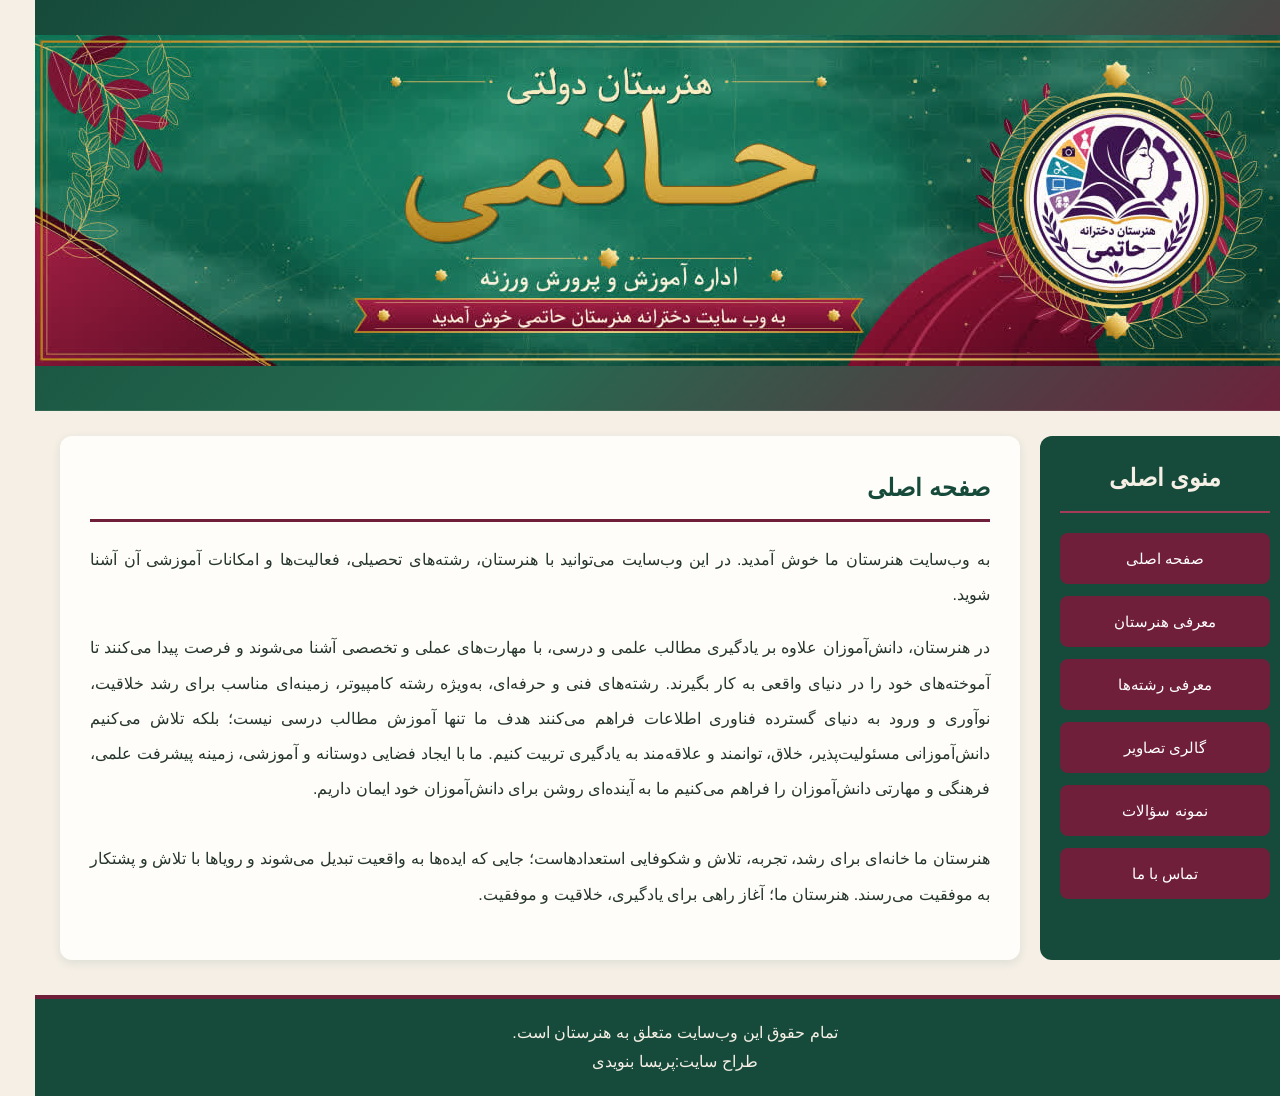
<file: index.html>
<!DOCTYPE html>
<html lang="fa" dir="rtl">
<head>
    <meta charset="UTF-8">
    <meta name="viewport" content="width=device-width, initial-scale=1.0">
    <title>وب‌سایت هنرستان</title>
    <link rel="stylesheet" href="style6(2).css">
</head>

<body>

    <!-- HEADER -->
    <header class="header">
        <div class="header-overlay">
			         <img src="photo_30985190705_x.jpg">

        </div>
    </header>

    <!-- MAIN -->
    <main class="main-container">

        <!-- SIDEBAR -->
        <aside class="sidebar">
            <h2>منوی اصلی</h2>

            <nav class="menu">
                <a href="index.html">صفحه اصلی</a>
                <a href="honarestan.html">معرفی هنرستان</a>
                <a href="reshteha.html">معرفی رشته‌ها</a>
                <a href="gallery.html">گالری تصاویر</a>
                <a href="questions.html">نمونه سؤالات</a>
                <a href="contact.html">تماس با ما</a>
            </nav>
        </aside>

        <!-- CONTENT -->
        <section class="content">
            <h2>صفحه اصلی</h2>

            <p>
                به وب‌سایت هنرستان ما خوش آمدید.
                در این وب‌سایت می‌توانید با هنرستان،
                رشته‌های تحصیلی، فعالیت‌ها و امکانات
                آموزشی آن آشنا شوید.
            </p>

            <p>
              
			در هنرستان، دانش‌آموزان علاوه بر یادگیری مطالب علمی و درسی، با مهارت‌های عملی و تخصصی آشنا می‌شوند و فرصت پیدا می‌کنند تا آموخته‌های خود را در دنیای واقعی به کار بگیرند. رشته‌های فنی و حرفه‌ای، به‌ویژه رشته کامپیوتر، زمینه‌ای مناسب برای رشد خلاقیت، نوآوری و ورود به دنیای گسترده فناوری اطلاعات فراهم می‌کنند
				هدف ما تنها آموزش مطالب درسی نیست؛ بلکه تلاش می‌کنیم دانش‌آموزانی مسئولیت‌پذیر، خلاق، توانمند و علاقه‌مند به یادگیری تربیت کنیم. ما با ایجاد فضایی دوستانه و آموزشی، زمینه پیشرفت علمی، فرهنگی و مهارتی دانش‌آموزان را فراهم می‌کنیم
	ما به آینده‌ای روشن برای دانش‌آموزان خود ایمان داریم.<br><br>
				
				هنرستان ما خانه‌ای برای رشد، تجربه، تلاش و شکوفایی استعدادهاست؛ جایی که ایده‌ها به واقعیت تبدیل می‌شوند و رویاها با تلاش و پشتکار به موفقیت می‌رسند.

هنرستان ما؛ آغاز راهی برای یادگیری، خلاقیت و موفقیت.
				
            </p>
			
        </section>

    </main>

    <!-- FOOTER -->
    <footer class="footer">
        <p>تمام حقوق این وب‌سایت متعلق به هنرستان است.</p>
        <p>طراح سایت:پریسا بنویدی</p>
    </footer>

</body>
</html>
</file>
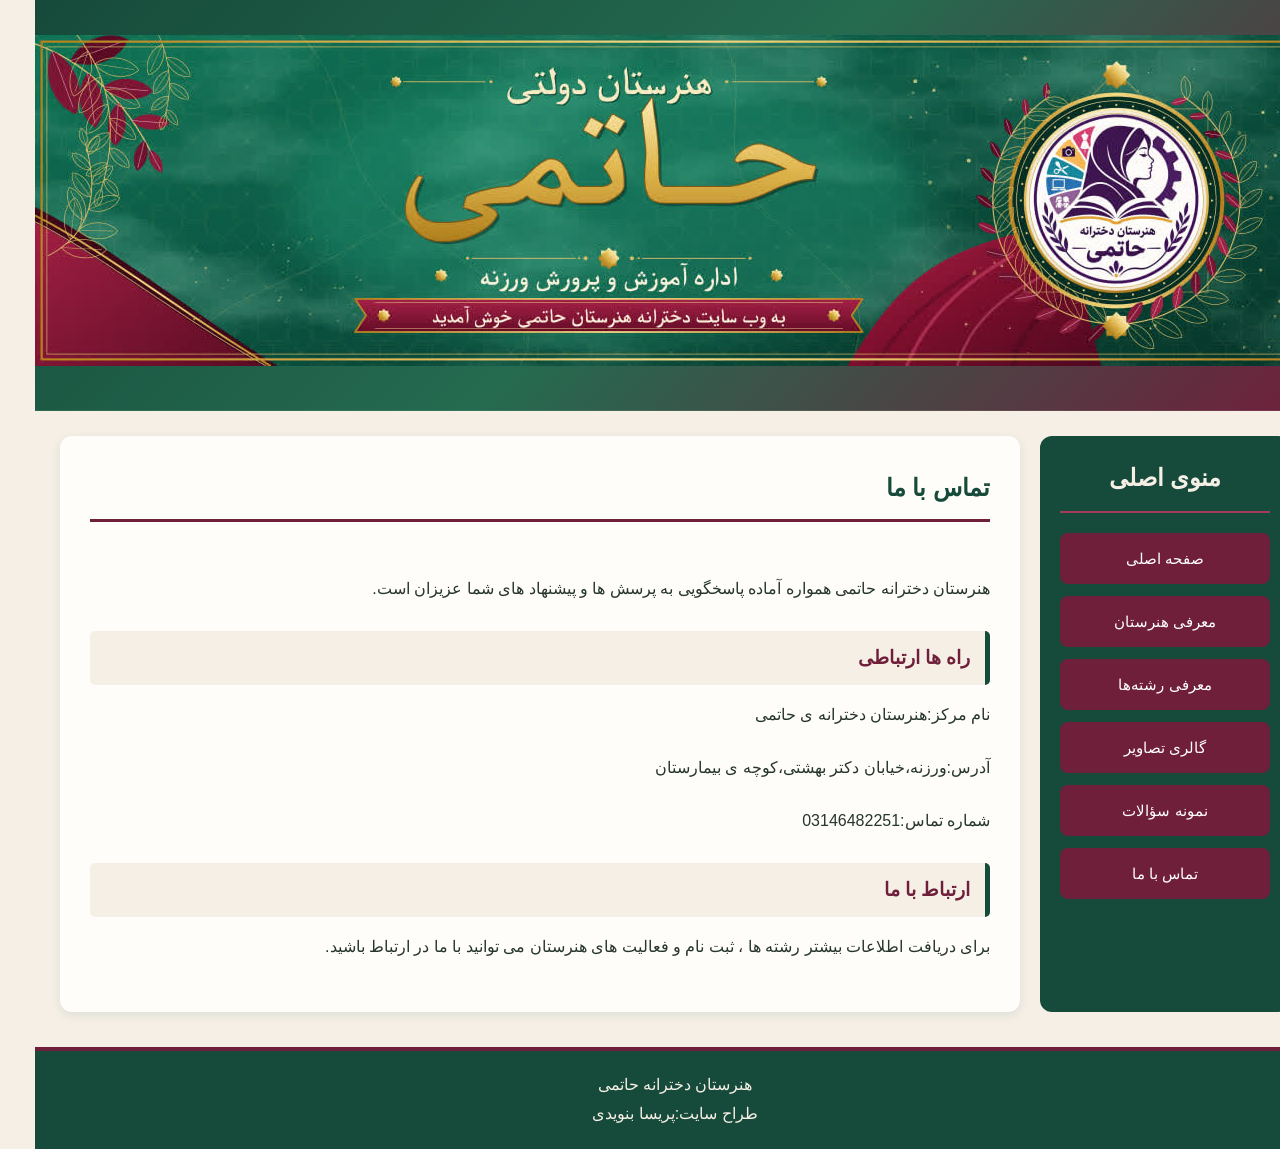
<file: contact.html>
<!DOCTYPE html>
<html lang="fa" dir="rtl">
<head>
    <meta charset="UTF-8">
    <meta name="viewport" content="width=device-width, initial-scale=1.0">
    <title> تماس با ما | هنرستان دخترانه حاتمی</title>
    <link rel="stylesheet" href="style6(2).css">
</head>

<body>

    <!-- HEADER -->
    <header class="header">
        <div class="header-overlay">
         <img src="photo_30985190705_x.jpg">
    </header>

    <!-- MAIN -->
    <main class="main-container">

        <!-- SIDEBAR -->
        <aside class="sidebar">
            <h2>منوی اصلی</h2>

            <nav class="menu">
                <a href="index.html">صفحه اصلی</a>
                <a href="honarestan.html">معرفی هنرستان</a>
                <a href="reshteha.html">معرفی رشته‌ها</a>
                <a href="gallery.html">گالری تصاویر</a>
                <a href="questions.html">نمونه سؤالات</a>
                <a href="contact.html">تماس با ما</a>
            </nav>
        </aside>

        <!-- CONTENT -->
        <section class="content">

            <h2>تماس با ما</h2><br>
   <p>
	هنرستان دخترانه حاتمی همواره آماده پاسخگویی به پرسش ها و پیشنهاد های شما عزیزان است.
			</p>
	<h3> راه ها ارتباطی</h3>
		<p>نام مرکز:هنرستان دخترانه ی حاتمی </p>
		<p>آدرس:ورزنه،خیابان دکتر بهشتی،کوچه ی بیمارستان </p>
		<p>شماره تماس:03146482251</p>
		<h3> ارتباط با ما </h3>
		<p> برای دریافت اطلاعات بیشتر رشته ها ، ثبت نام و فعالیت های هنرستان می توانید با ما در ارتباط باشید.</p>
        </section>

    </main>

    <!-- FOOTER -->
    <footer class="footer">
        <p>هنرستان دخترانه حاتمی</p>
        <p>طراح سایت:پریسا بنویدی</p>
    </footer>

</body>
</html>
</file>
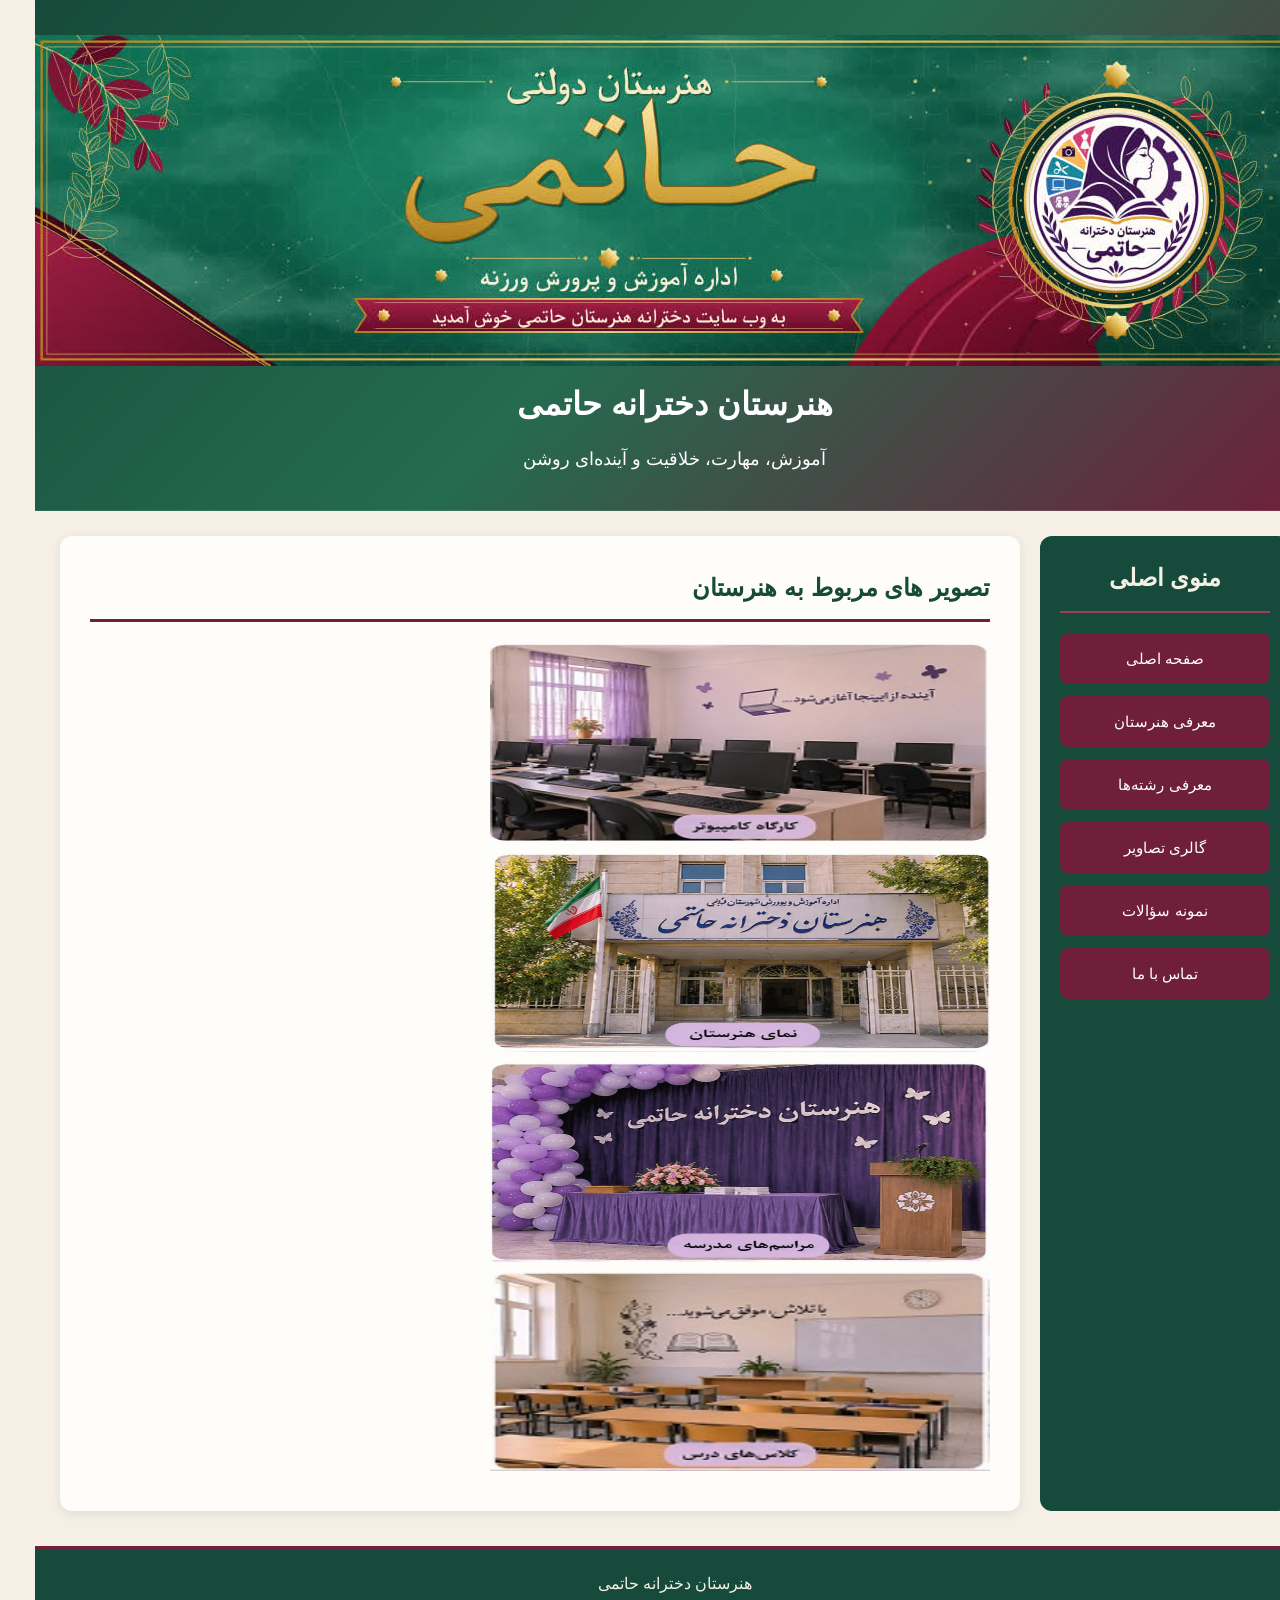
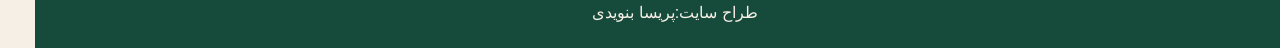
<file: gallery.html>
<!DOCTYPE html>
<html lang="fa" dir="rtl">
<head>
    <meta charset="UTF-8">
    <meta name="viewport" content="width=device-width, initial-scale=1.0">
    <title>معرفی رشته‌ها | هنرستان دخترانه حاتمی</title>
    <link rel="stylesheet" href="style6(2).css">
</head>

<body>

    <!-- HEADER -->
    <header class="header">
        <div class="header-overlay">
            <img src="photo_30985190705_x.jpg">
         <h1>هنرستان دخترانه حاتمی</h1>
            <p>آموزش، مهارت، خلاقیت و آینده‌ای روشن</p>
        </div>
    </header>

    <!-- MAIN -->
    <main class="main-container">

        <!-- SIDEBAR -->
        <aside class="sidebar">
            <h2>منوی اصلی</h2>

            <nav class="menu">
                <a href="index1.html">صفحه اصلی</a>
                <a href="honarestan.html">معرفی هنرستان</a>
                <a href="reshteha.html">معرفی رشته‌ها</a>
                <a href="gallery.html">گالری تصاویر</a>
                <a href="questions.html">نمونه سؤالات</a>
                <a href="contact.html">تماس با ما</a>
            </nav>
        </aside>

        <!-- CONTENT -->
        <section class="content">

            <h2>تصویر های مربوط به هنرستان</h2>

         <img alt="کارگاه هنرستان" src="kp.jpg" width="500px" height="200px">
		<img alt="نمای هنرستان" src="h.jpg" width="500px" height="200px">
		<img alt="مراسم های هنرستان" src="aks.jpg" width="500px" height="200px">
       <img alt="کلاس های مدرسه" src="k.jpg" width="500px" height="200px">
        </section>

    </main>

    <!-- FOOTER -->
    <footer class="footer">
        <p>هنرستان دخترانه حاتمی</p>
        <p>طراح سایت:پریسا بنویدی</p>
    </footer>

</body>
</html>
</file>
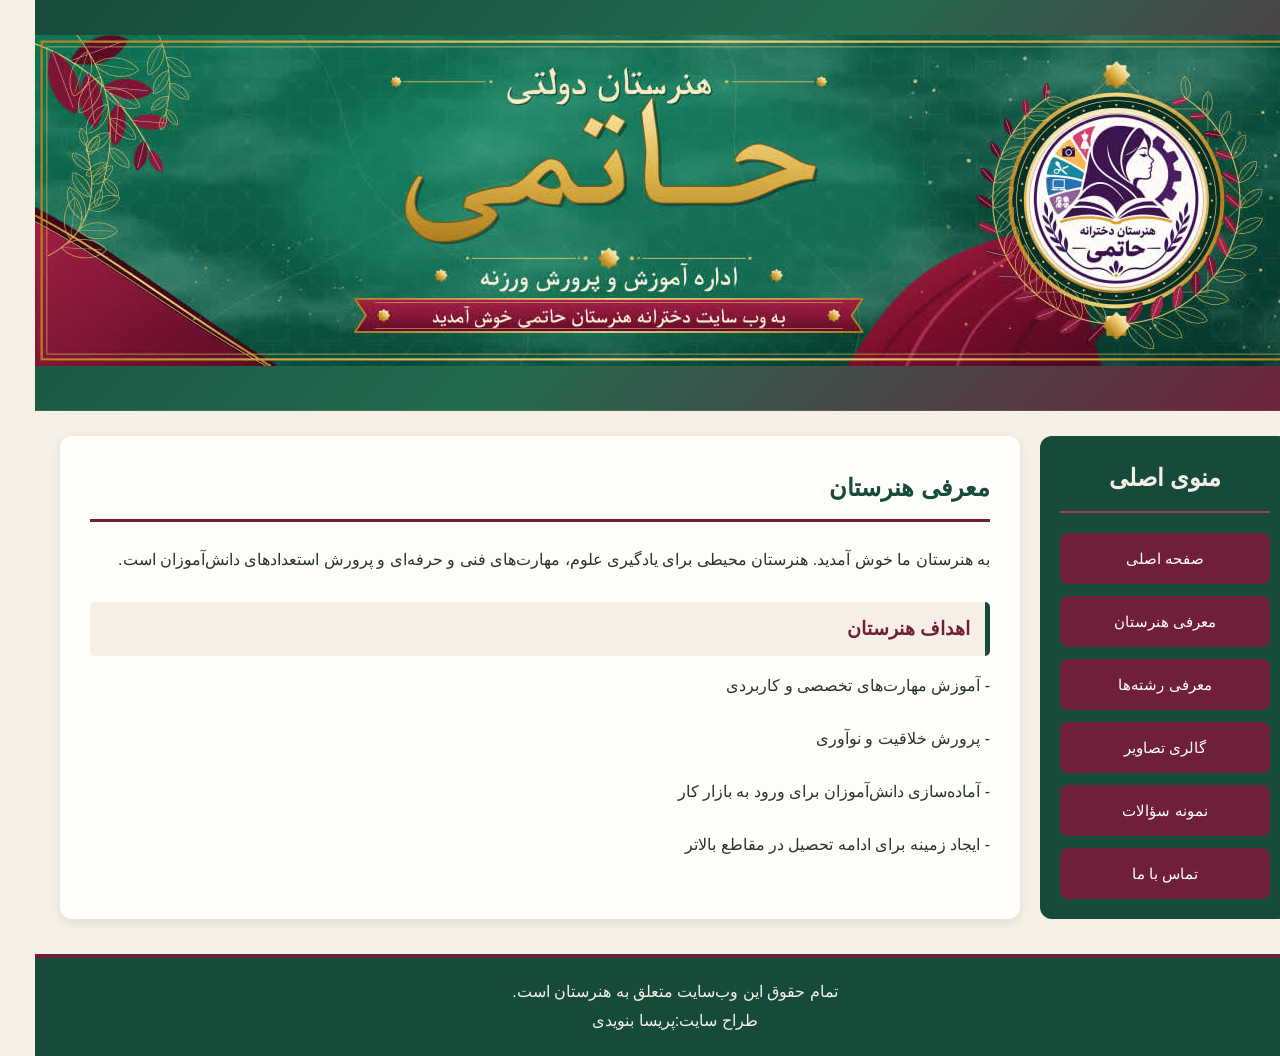
<file: honarestan.html>
<!DOCTYPE html>
<html lang="fa" dir="rtl">
<head>
    <meta charset="UTF-8">
    <meta name="viewport" content="width=device-width, initial-scale=1.0">
    <title>معرفی هنرستان</title>
    <link rel="stylesheet" href="style6(2).css">
</head>

<body>

    <header class="header">
        <div class="header-overlay">
			         <img src="photo_30985190705_x.jpg">
        </div>
    </header>

    <main class="main-container">

        <aside class="sidebar">
            <h2>منوی اصلی</h2>
            <nav class="menu">
                <a href="index1.html">صفحه اصلی</a>
                <a href="honarestan.html">معرفی هنرستان</a>
                <a href="reshteha.html">معرفی رشته‌ها</a>
                <a href="gallery.html">گالری تصاویر</a>
                <a href="questions.html">نمونه سؤالات</a>
                <a href="contact.html">تماس با ما</a>
            </nav>
        </aside>

        <section class="content">
            <h2>معرفی هنرستان</h2>

            <p>
                به هنرستان ما خوش آمدید.
                هنرستان محیطی برای یادگیری علوم،
                مهارت‌های فنی و حرفه‌ای و پرورش استعدادهای
                دانش‌آموزان است.
            </p>

            <h3>اهداف هنرستان</h3>

            <p>
                - آموزش مهارت‌های تخصصی و کاربردی
            </p>

            <p>
                - پرورش خلاقیت و نوآوری
            </p>

            <p>
                - آماده‌سازی دانش‌آموزان برای ورود به بازار کار
            </p>

            <p>
                - ایجاد زمینه برای ادامه تحصیل در مقاطع بالاتر
            </p>
        </section>

    </main>

    <footer class="footer">
        <p>تمام حقوق این وب‌سایت متعلق به هنرستان است.</p>
        <p>طراح سایت:پریسا بنویدی</p>
    </footer>

</body>
</html>
</file>
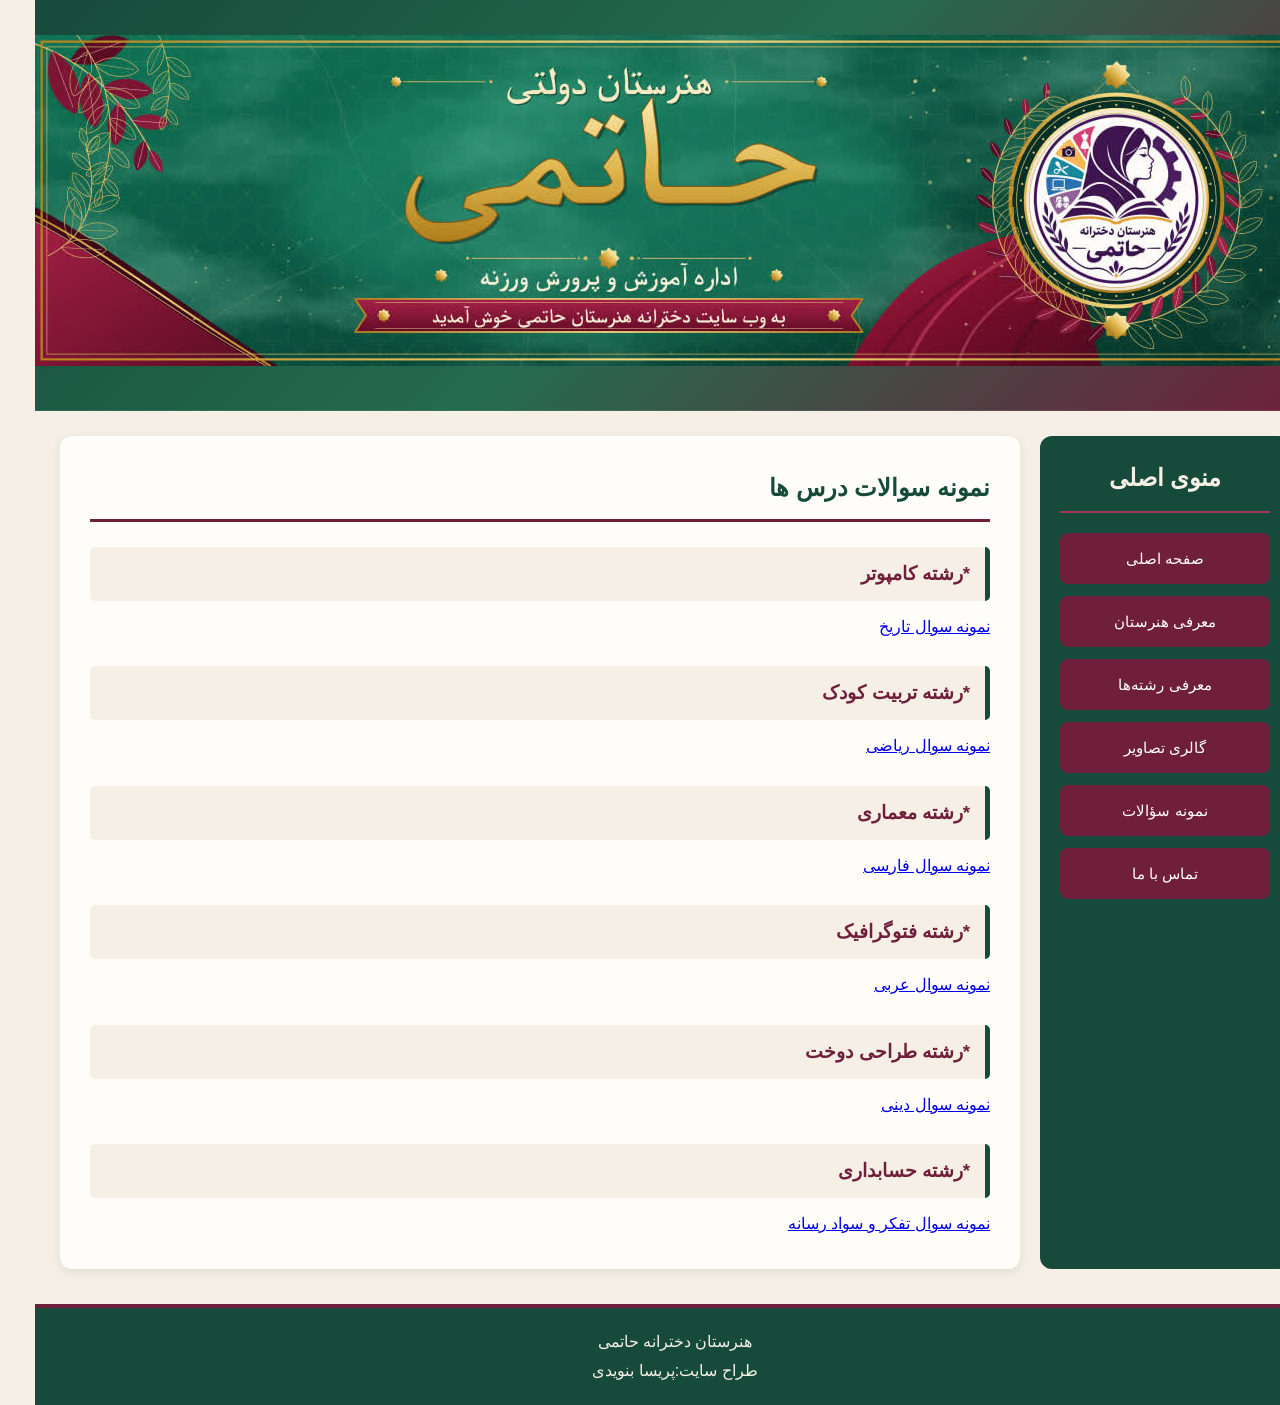
<file: questions.html>
<!DOCTYPE html>
<html lang="fa" dir="rtl">
<head>
    <meta charset="UTF-8">
    <meta name="viewport" content="width=device-width, initial-scale=1.0">
    <title>نمونه سوال | هنرستان دخترانه حاتمی</title>
    <link rel="stylesheet" href="style6(2).css">
</head>

<body>

    <!-- HEADER -->
    <header class="header">
        <div class="header-overlay">
         <img src="photo_30985190705_x.jpg"
        </div>
    </header>

    <!-- MAIN -->
    <main class="main-container">

        <!-- SIDEBAR -->
        <aside class="sidebar">
            <h2>منوی اصلی</h2>

            <nav class="menu">
                <a href="index.html">صفحه اصلی</a>
                <a href="honarestan.html">معرفی هنرستان</a>
                <a href="reshteha.html">معرفی رشته‌ها</a>
                <a href="gallery.html">گالری تصاویر</a>
                <a href="questions.html">نمونه سؤالات</a>
                <a href="contact.html">تماس با ما</a>
            </nav>
        </aside>

        <!-- CONTENT -->
        <section class="content">

            <h2>نمونه سوالات درس ها</h2>
  <h3>*رشته کامپوتر</h3>
	<a href="tarikh.pdf">نمونه سوال تاریخ</a><br>
  <h3>*رشته تربیت کودک</h3>		
   <a href="riazi7-1401-term1-5.pdf">نمونه سوال ریاضی</a><br>
  <h3> *رشته معماری</h3>
   <a href="farsi7n-term1n-2.pdf">نمونه سوال فارسی</a><br>
  <h3> *رشته فتوگرافیک </h3>	
   <a href="arabi8n-dars4-1.pdf">نمونه سوال عربی</a><br>
  <h3> *رشته طراحی دوخت</h3>	
	<a href="dini11-lesson3-5.pdf">نمونه سوال دینی</a><br>
  <h3> *رشته حسابداری</h3>
	<a href="resane10-term1n-1n.pdf">نمونه سوال تفکر و سواد رسانه</a><br>		
        </section>

    </main>

    <!-- FOOTER -->
    <footer class="footer">
        <p>هنرستان دخترانه حاتمی</p>
        <p>طراح سایت:پریسا بنویدی</p>
    </footer>

</body>
</html>
</file>
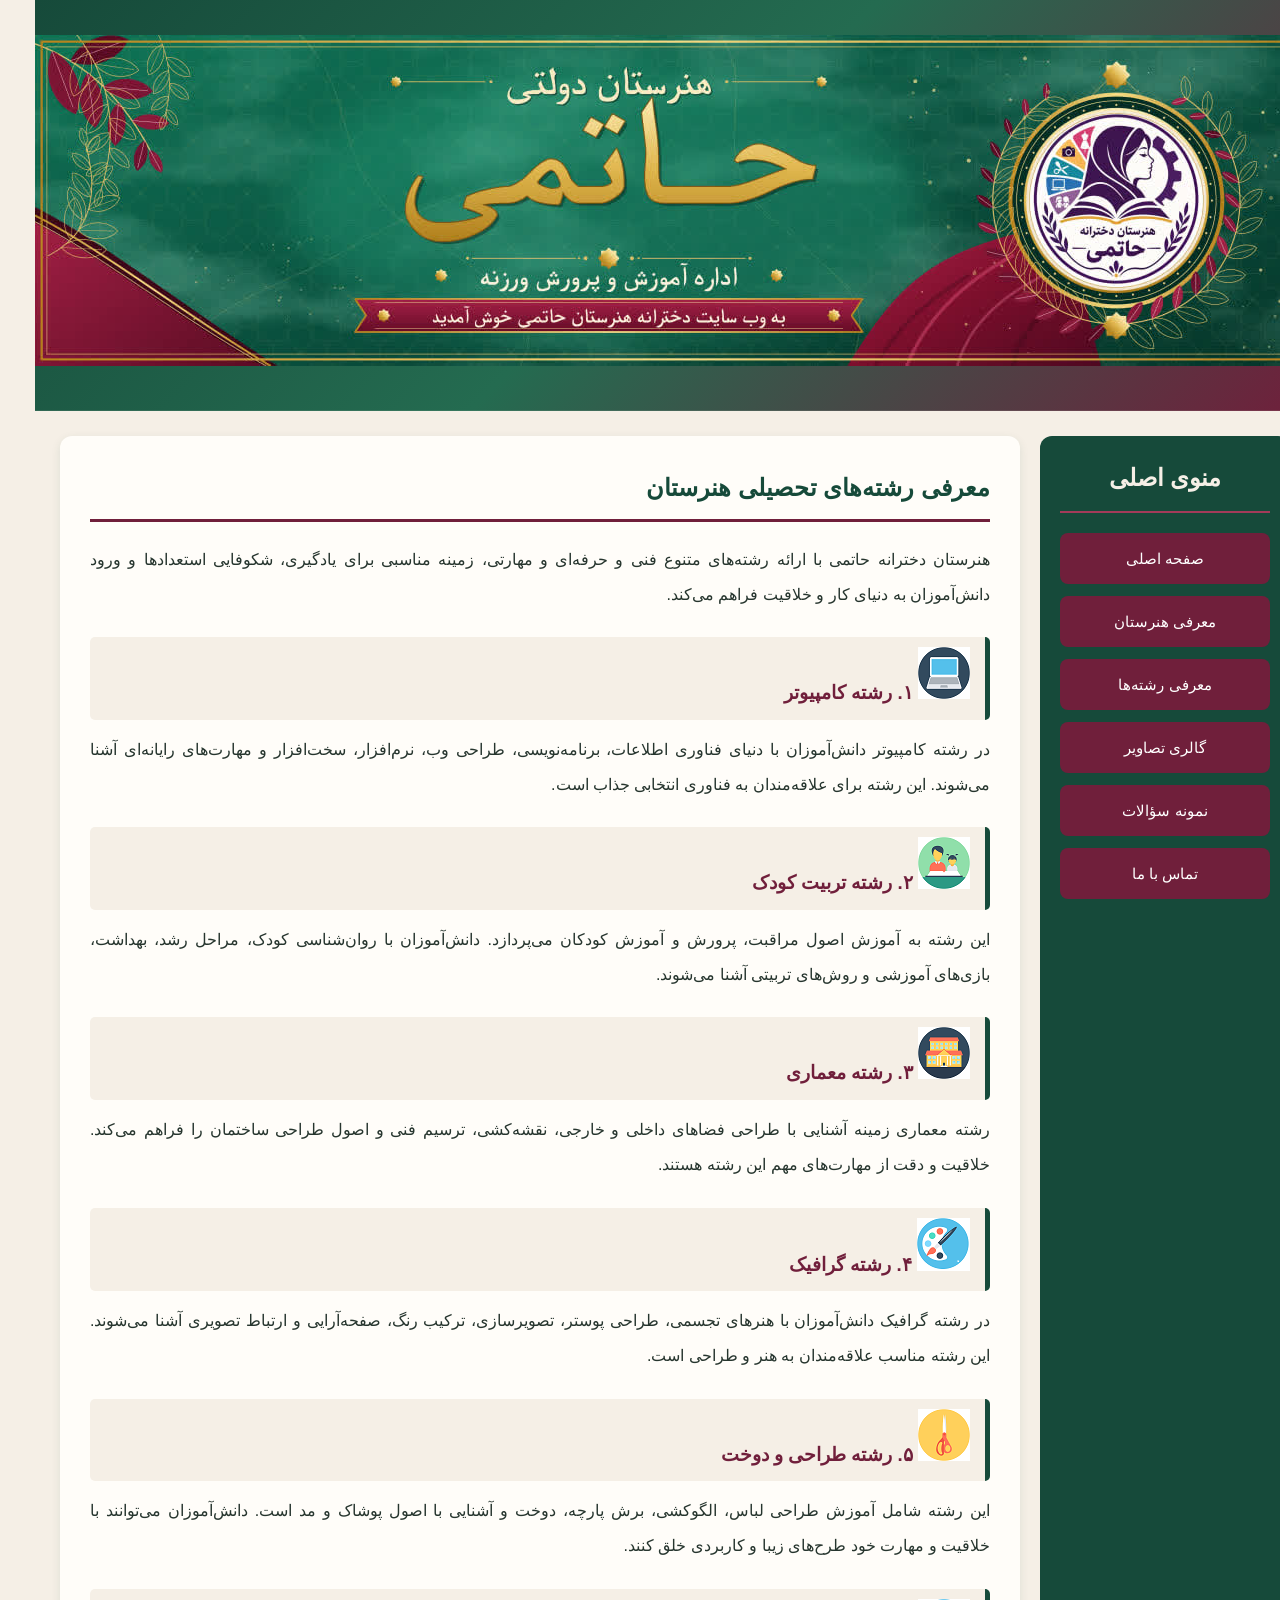
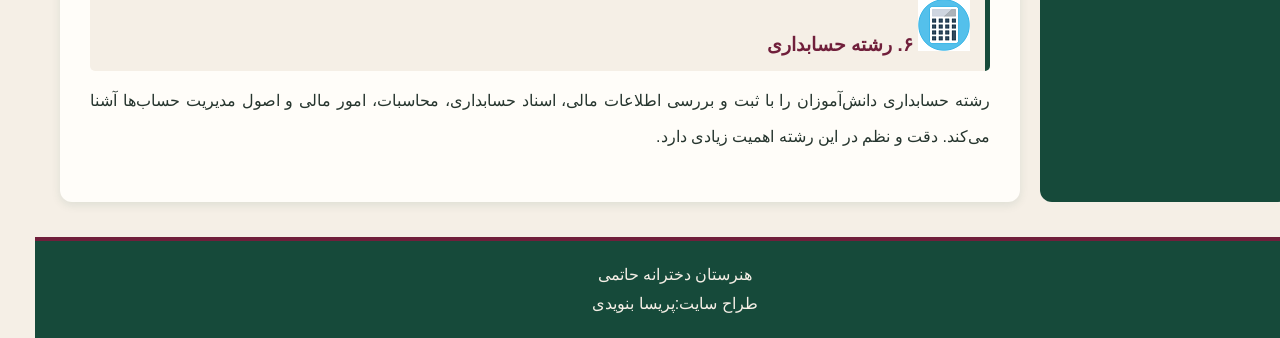
<file: reshteha.html>
<!DOCTYPE html>
<html lang="fa" dir="rtl">
<head>
    <meta charset="UTF-8">
    <meta name="viewport" content="width=device-width, initial-scale=1.0">
    <title>معرفی رشته‌ها | هنرستان دخترانه حاتمی</title>
    <link rel="stylesheet" href="style6(2).css">
</head>

<body>

    <!-- HEADER -->
    <header class="header">
        <div class="header-overlay">
			         <img src="photo_30985190705_x.jpg">
        </div>
    </header>

    <!-- MAIN -->
    <main class="main-container">

        <!-- SIDEBAR -->
        <aside class="sidebar">
            <h2>منوی اصلی</h2>

            <nav class="menu">
                <a href="index.html">صفحه اصلی</a>
                <a href="honarestan.html">معرفی هنرستان</a>
                <a href="reshteha.html">معرفی رشته‌ها</a>
                <a href="gallery.html">گالری تصاویر</a>
                <a href="questions.html">نمونه سؤالات</a>
                <a href="contact.html">تماس با ما</a>
            </nav>
        </aside>

        <!-- CONTENT -->
        <section class="content">

            <h2>معرفی رشته‌های تحصیلی هنرستان</h2>

            <p>
                هنرستان دخترانه حاتمی با ارائه رشته‌های متنوع
                فنی و حرفه‌ای و مهارتی، زمینه مناسبی برای
                یادگیری، شکوفایی استعدادها و ورود دانش‌آموزان
                به دنیای کار و خلاقیت فراهم می‌کند.
            </p>

            <h3><img src="computer.png"> ۱. رشته کامپیوتر  </h3>
            <p>
                در رشته کامپیوتر دانش‌آموزان با دنیای فناوری
                اطلاعات، برنامه‌نویسی، طراحی وب، نرم‌افزار،
                سخت‌افزار و مهارت‌های رایانه‌ای آشنا می‌شوند.
                این رشته برای علاقه‌مندان به فناوری 
                انتخابی جذاب است.
			
            </p>

            <h3><img src="tarbiat.png"> ۲. رشته تربیت کودک  </h3>
            <p>
                این رشته به آموزش اصول مراقبت، پرورش و آموزش
                کودکان می‌پردازد. دانش‌آموزان با روان‌شناسی کودک،
                مراحل رشد، بهداشت، بازی‌های آموزشی و روش‌های
                تربیتی آشنا می‌شوند.
			
            </p>

            <h3><img src="memari.png"> ۳. رشته معماری </h3>
            <p>
                رشته معماری زمینه آشنایی با طراحی فضاهای داخلی
                و خارجی، نقشه‌کشی، ترسیم فنی و اصول طراحی ساختمان
                را فراهم می‌کند. خلاقیت و دقت از مهارت‌های مهم
                این رشته هستند.
				
            </p>

            <h3> <img src="photo.png"> ۴. رشته گرافیک </h3>
            <p>
                در رشته گرافیک دانش‌آموزان با هنرهای تجسمی،
                طراحی پوستر، تصویرسازی، ترکیب رنگ، صفحه‌آرایی
                و ارتباط تصویری آشنا می‌شوند. این رشته مناسب
                علاقه‌مندان به هنر و طراحی است.
				
            </p>

            <h3> <img src="tarahi.png"> ۵. رشته طراحی و دوخت  </h3>
            <p>
                این رشته شامل آموزش طراحی لباس، الگوکشی،
                برش پارچه، دوخت و آشنایی با اصول پوشاک و مد است.
                دانش‌آموزان می‌توانند با خلاقیت و مهارت خود
                طرح‌های زیبا و کاربردی خلق کنند.
			
            </p>

			<h3> <img src="hesabdari.png"> ۶. رشته حسابداری </h3>  
            <p>
                رشته حسابداری دانش‌آموزان را با ثبت و بررسی
                اطلاعات مالی، اسناد حسابداری، محاسبات،
                امور مالی و اصول مدیریت حساب‌ها آشنا می‌کند.
                دقت و نظم در این رشته اهمیت زیادی دارد.
			
            </p>

            

        </section>

    </main>

    <!-- FOOTER -->
    <footer class="footer">
        <p>هنرستان دخترانه حاتمی</p>
        <p>طراح سایت:پریسا بنویدی</p>
    </footer>

</body>
</html>
</file>
<file: style6(2).css>
/* تنظیمات کلی صفحه */
* {
    margin: 0;
    padding: 0;
    box-sizing: border-box;
}

body {
    font-family: Tahoma, Arial, sans-serif;
    background-color: #F5EFE6;
    color: #26352E;
    direction: rtl;
    line-height: 1.8;
}

/* HEADER */
.header {
    width: 100%;
    min-height: 250px;
    background: linear-gradient(
        135deg,
        #164A3A,
        #246B50,
        #701F3B
    );
    background-size: cover;
    background-position: center;
    display: flex;
    align-items: center;
    justify-content: center;
    text-align: center;
    color: white;
}

.header-overlay {
    padding: 35px;
}

.header h1 {
    font-size: 32px;
    margin-bottom: 10px;
}

.header p {
    font-size: 18px;
}

/* MAIN */
.main-container {
    display: grid;
    grid-template-columns: 250px minmax(0, 1fr);
    gap: 20px;
    padding: 25px;
    direction: rtl;
    align-items: stretch;
}

/* SIDEBAR */
.sidebar {
    background-color: #164A3A;
    padding: 20px;
    border-radius: 12px;
}

.sidebar h2 {
    color: #F5EFE6;
    text-align: center;
    margin-bottom: 20px;
    border-bottom: 2px solid #A33B59;
    padding-bottom: 12px;
}

/* MENU BUTTONS */
.menu {
    display: flex;
    flex-direction: column;
    gap: 12px;
}

.menu a {
    display: block;
    background-color: #701F3B;
    color: white;
    text-decoration: none;
    text-align: center;
    padding: 12px;
    border-radius: 8px;
    transition: 0.3s;
    font-size: 15px;
}

.menu a:hover {
    background-color: #A33B59;
    transform: translateX(-4px);
}

/* CONTENT */
.content {
    background-color: #FFFDF9;
    padding: 30px;
    border-radius: 12px;
    min-height: 400px;
    box-shadow: 0 3px 10px rgba(22, 74, 58, 0.10);
}

.content h2 {
    color: #164A3A;
    border-bottom: 3px solid #701F3B;
    padding-bottom: 10px;
    margin-bottom: 20px;
}

.content p {
    font-size: 16px;
    line-height: 2.2;
    text-align: justify;
    margin-bottom: 18px;
}

/* عنوان رشته ها */
.content h3 {
    color: #701F3B;
    background-color: #F5EFE6;
    padding: 10px 15px;
    border-right: 5px solid #164A3A;
    border-radius: 5px;
    margin-top: 25px;
    margin-bottom: 12px;
}

/* FOOTER */
.footer {
    background-color: #164A3A;
    color: #F5EFE6;
    text-align: center;
    padding: 20px;
    margin-top: 10px;
    border-top: 4px solid #701F3B;
}

/* RESPONSIVE */
@media (max-width: 700px) {
    .main-container {
        grid-template-columns: 1fr;
    }

    .header h1 {
        font-size: 24px;
    }
}
</file>
